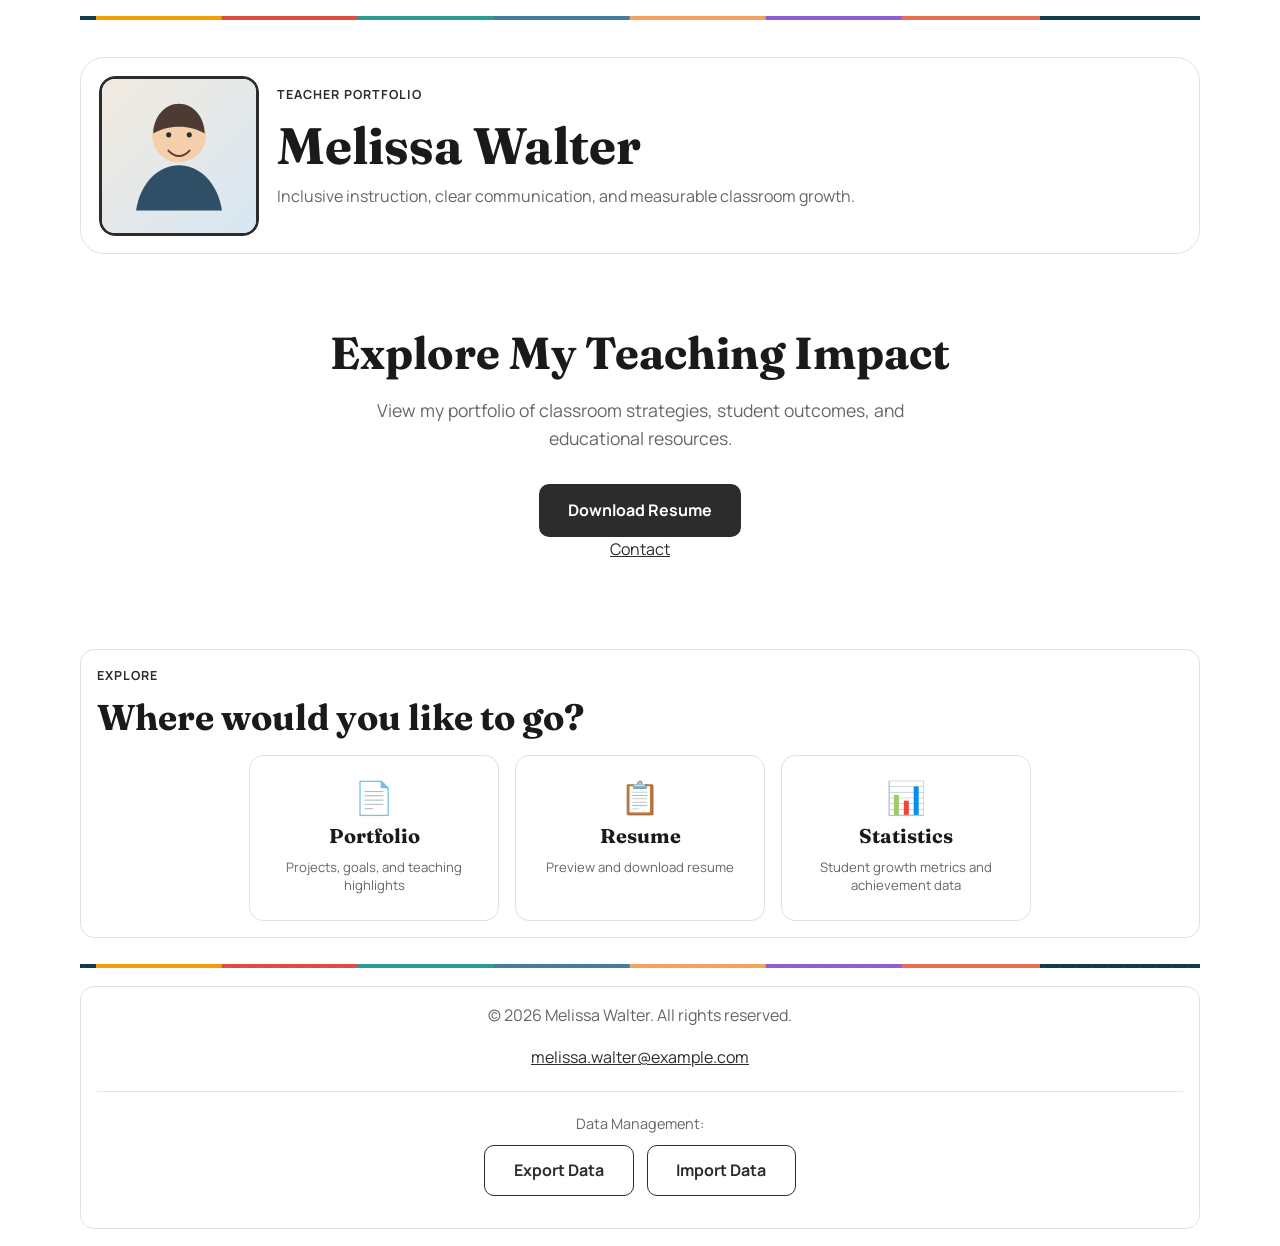
<file: index.html>
<!DOCTYPE html>
<html lang="en">
  <head>
    <meta charset="UTF-8" />
    <meta name="viewport" content="width=device-width, initial-scale=1.0" />
    <meta
      name="description"
      content="Teacher portfolio website for Melissa Walter."
    />
    <title>Melissa Walter | Teacher Portfolio</title>
    <link rel="preconnect" href="https://fonts.googleapis.com" />
    <link rel="preconnect" href="https://fonts.gstatic.com" crossorigin />
    <link
      href="https://fonts.googleapis.com/css2?family=Fraunces:wght@400;600;700&family=Manrope:wght@400;500;700&display=swap"
      rel="stylesheet"
    />
    <link rel="stylesheet" href="css/styles.css" />
  </head>
  <body>
    <header class="site-header" id="top">
      <img
        class="puzzle-strip"
        src="assets/puzzle-banner.svg"
        alt="Colorful puzzle piece banner"
      />
      <div class="header-panel">
        <label class="headshot-wrap" for="headshot-upload" title="Click to upload your headshot">
          <img
            class="headshot"
            id="headshot-img"
            src="assets/profile-photo.svg"
            onerror="this.onerror=null;this.src='assets/headshot-placeholder.svg';"
            alt="Headshot of Melissa Walter"
          />
          <span class="headshot-overlay">Upload Photo</span>
          <input type="file" id="headshot-upload" accept="image/*" hidden />
        </label>
        <div class="header-copy">
          <p class="eyebrow">Teacher Portfolio</p>
          <h1>Melissa Walter</h1>
          <p>
            Inclusive instruction, clear communication, and measurable classroom
            growth.
          </p>
        </div>
      </div>
    </header>

    <main>
      <section class="section hero-section" aria-label="Call to action">
        <h2 class="hero-title">Explore My Teaching Impact</h2>
        <p class="hero-subtitle">View my portfolio of classroom strategies, student outcomes, and educational resources.</p>
        <div class="cta-buttons">
          <a href="resume.html" class="btn btn-primary">Download Resume</a>
        </div>
        <p class="contact-link"><a href="contact.html">Contact</a></p>
      </section>

      <section class="section nav-section" aria-label="Portfolio navigation">
        <p class="eyebrow">Explore</p>
        <h2>Where would you like to go?</h2>
        <nav class="nav-buttons" aria-label="Portfolio pages">
          <a class="nav-btn" href="portfolio.html">
            <span class="nav-btn-icon">📄</span>
            <span class="nav-btn-label">Portfolio</span>
            <span class="nav-btn-desc">Projects, goals, and teaching highlights</span>
          </a>
          <a class="nav-btn" href="#" id="resume-preview-trigger" role="button" aria-controls="resume-preview-modal" aria-haspopup="dialog">
            <span class="nav-btn-icon">📋</span>
            <span class="nav-btn-label">Resume</span>
            <span class="nav-btn-desc">Preview and download resume</span>
          </a>
          <a class="nav-btn" href="statistics.html">
            <span class="nav-btn-icon">📊</span>
            <span class="nav-btn-label">Statistics</span>
            <span class="nav-btn-desc">Student growth metrics and achievement data</span>
          </a>
        </nav>
      </section>
    </main>

    <div id="resume-preview-modal" class="resume-modal" hidden>
      <div class="resume-modal-backdrop" data-close-resume-modal="true"></div>
      <section class="resume-modal-content" role="dialog" aria-modal="true" aria-labelledby="resume-modal-title">
        <h2 id="resume-modal-title">Resume Preview</h2>
        <iframe id="home-resume-preview" class="resume-modal-preview" title="Resume preview"></iframe>
        <p class="resume-modal-question">Download this resume?</p>
        <div class="resume-modal-actions">
          <button id="resume-download-yes" class="btn btn-primary" type="button">Yes</button>
          <button id="resume-download-no" class="btn btn-secondary" type="button">No</button>
        </div>
      </section>
    </div>

    <footer class="site-footer">
      <img
        class="puzzle-strip"
        src="assets/puzzle-banner.svg"
        alt="Colorful puzzle piece banner"
      />
      <div class="footer-inner">
        <p>&copy; <span id="year"></span> Melissa Walter. All rights reserved.</p>
        <p><a href="mailto:melissa.walter@example.com">melissa.walter@example.com</a></p>
        <div class="data-management" style="margin-top: 20px; padding-top: 20px; border-top: 1px solid rgba(0,0,0,0.1); font-size: 0.9em;">
          <p style="margin-bottom: 10px;">Data Management:</p>
          <button id="export-data-btn" class="btn btn-secondary" type="button" style="margin-right: 10px;">Export Data</button>
          <button id="import-data-btn" class="btn btn-secondary" type="button">Import Data</button>
          <input type="file" id="import-data-input" accept=".json" hidden />
          <p id="data-status" style="margin-top: 10px; font-size: 0.85em; color: #666;"></p>
        </div>
      </div>
    </footer>

    <script src="js/main.js"></script>
  </body>
</html>
</file>
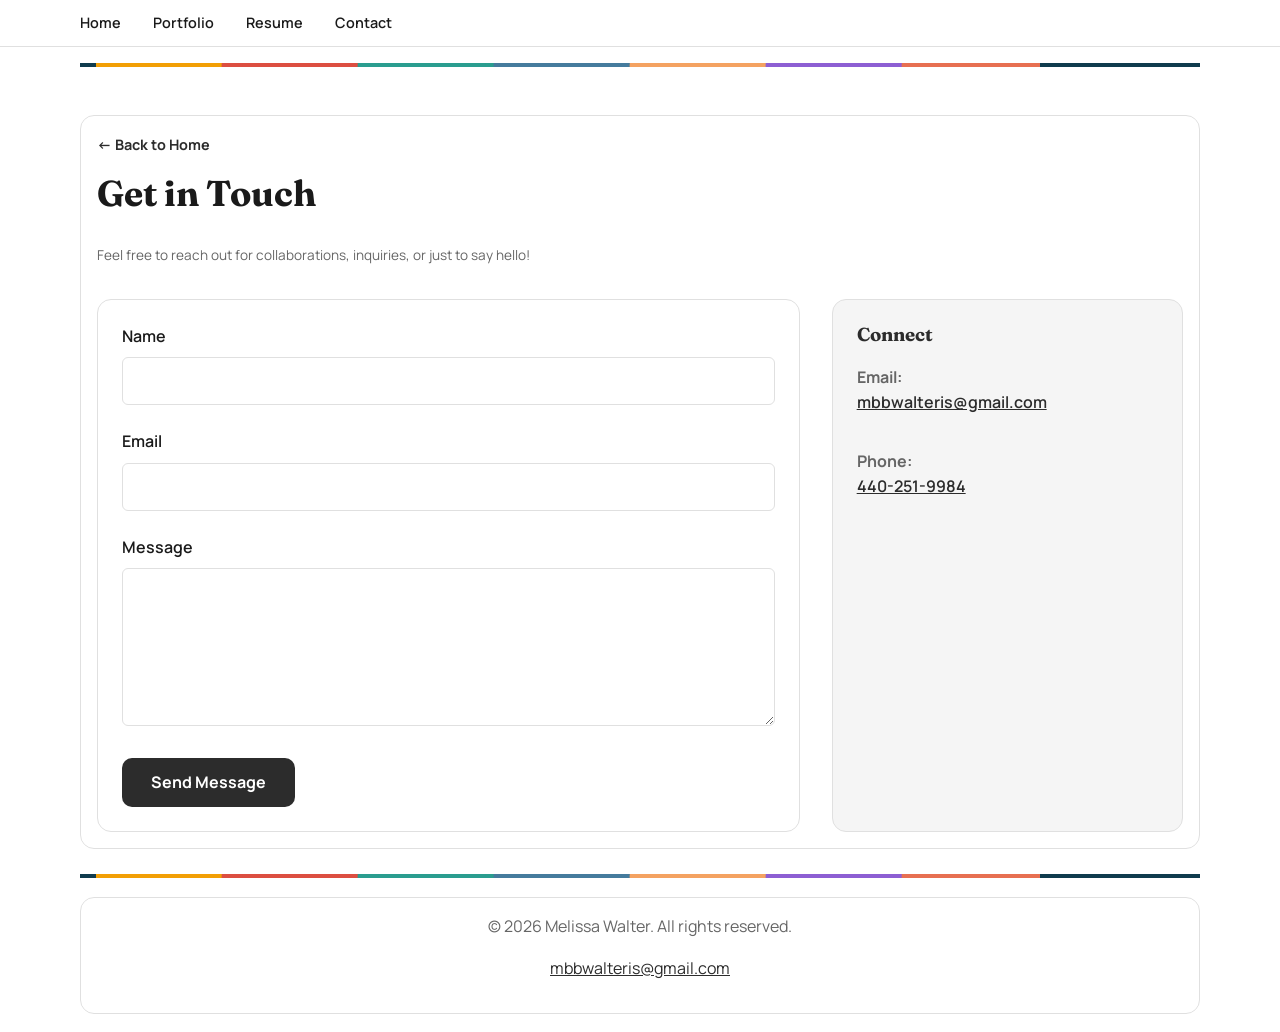
<file: contact.html>
<!DOCTYPE html>
<html lang="en">
  <head>
    <meta charset="UTF-8" />
    <meta name="viewport" content="width=device-width, initial-scale=1.0" />
    <title>Contact | Melissa Walter</title>
    <link rel="preconnect" href="https://fonts.googleapis.com" />
    <link rel="preconnect" href="https://fonts.gstatic.com" crossorigin />
    <link
      href="https://fonts.googleapis.com/css2?family=Fraunces:wght@400;600;700&family=Manrope:wght@400;500;700&display=swap"
      rel="stylesheet"
    />
    <link rel="stylesheet" href="css/styles.css" />
  </head>
  <body>
    <nav class="top-nav">
      <div class="nav-container">
        <div class="nav-brand">Melissa Walter</div>
        <ul class="nav-links">
          <li><a href="index.html">Home</a></li>
          <li><a href="portfolio.html">Portfolio</a></li>
          <li><a href="resume.html">Resume</a></li>
          <li><a href="contact.html">Contact</a></li>
        </ul>
      </div>
    </nav>

    <!-- ===== HEADER ===== -->
    <header class="site-header" id="top">
      <img class="puzzle-strip" src="assets/puzzle-banner.svg" alt="Colorful puzzle piece banner" />
    </header>

    <!-- ===== MAIN ===== -->
    <main>
      <section class="section subpage-section">
        <a class="back-link" href="index.html">&larr; Back to Home</a>
        <h2>Get in Touch</h2>
        <p class="section-hint">Feel free to reach out for collaborations, inquiries, or just to say hello!</p>
        
        <div class="contact-container">
          <div class="contact-form-wrapper">
            <form class="contact-form" id="contactForm">
              <div class="form-group">
                <label for="name">Name</label>
                <input type="text" id="name" name="name" required />
              </div>
              <div class="form-group">
                <label for="email">Email</label>
                <input type="email" id="email" name="email" required />
              </div>
              <div class="form-group">
                <label for="message">Message</label>
                <textarea id="message" name="message" rows="6" required></textarea>
              </div>
              <button type="submit" class="btn btn-primary">Send Message</button>
            </form>
          </div>

          <div class="contact-info">
            <h3>Connect</h3>
            <div class="contact-links">
              <p>
                <strong>Email:</strong><br />
                <a href="mailto:mbbwalteris@gmail.com">mbbwalteris@gmail.com</a>
              </p>
              <p>
                <strong>Phone:</strong><br />
                <a href="tel:4402519984">440-251-9984</a>
              </p>
            </div>
          </div>
        </div>
      </section>
    </main>

    <!-- ===== FOOTER ===== -->
    <footer class="site-footer">
      <img class="puzzle-strip" src="assets/puzzle-banner.svg" alt="Colorful puzzle piece banner" />
      <div class="footer-inner">
        <p>&copy; <span id="year"></span> Melissa Walter. All rights reserved.</p>
        <p><a href="mailto:mbbwalteris@gmail.com">mbbwalteris@gmail.com</a></p>
      </div>
    </footer>

    <script src="js/main.js"></script>
  </body>
</html>
</file>
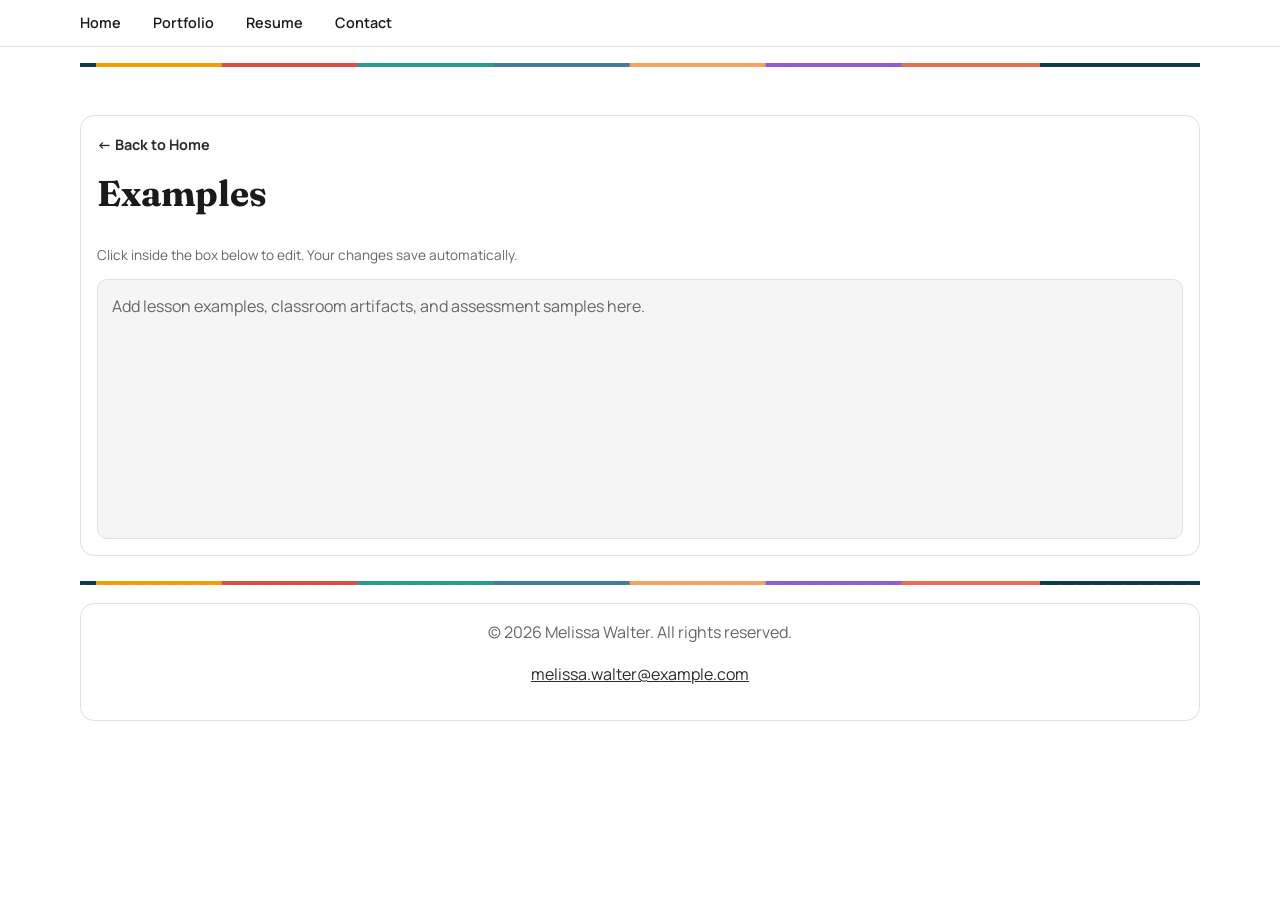
<file: examples.html>
<!DOCTYPE html>
<html lang="en">
  <head>
    <meta charset="UTF-8" />
    <meta name="viewport" content="width=device-width, initial-scale=1.0" />
    <title>Examples | Melissa Walter</title>
    <link rel="preconnect" href="https://fonts.googleapis.com" />
    <link rel="preconnect" href="https://fonts.gstatic.com" crossorigin />
    <link
      href="https://fonts.googleapis.com/css2?family=Fraunces:wght@400;600;700&family=Manrope:wght@400;500;700&display=swap"
      rel="stylesheet"
    />
    <link rel="stylesheet" href="css/styles.css" />
  </head>
  <body>
    <nav class="top-nav">
      <div class="nav-container">
        <div class="nav-brand">Melissa Walter</div>
        <ul class="nav-links">
          <li><a href="index.html">Home</a></li>
          <li><a href="portfolio.html">Portfolio</a></li>
          <li><a href="resume.html">Resume</a></li>
          <li><a href="contact.html">Contact</a></li>
        </ul>
      </div>
    </nav>

    <!-- ===== HEADER ===== -->
    <header class="site-header" id="top">
      <img class="puzzle-strip" src="assets/puzzle-banner.svg" alt="Colorful puzzle piece banner" />
    </header>

    <!-- ===== MAIN ===== -->
    <main>
      <section class="section subpage-section">
        <a class="back-link" href="index.html">&larr; Back to Home</a>
        <h2>Examples</h2>
        <p class="section-hint">Click inside the box below to edit. Your changes save automatically.</p>
        <div class="editable-area" contenteditable="true" data-save-key="examples">
          Add lesson examples, classroom artifacts, and assessment samples here.
        </div>
      </section>
    </main>

    <!-- ===== FOOTER ===== -->
    <footer class="site-footer">
      <img class="puzzle-strip" src="assets/puzzle-banner.svg" alt="Colorful puzzle piece banner" />
      <div class="footer-inner">
        <p>&copy; <span id="year"></span> Melissa Walter. All rights reserved.</p>
        <p><a href="mailto:melissa.walter@example.com">melissa.walter@example.com</a></p>
      </div>
    </footer>

    <script src="js/main.js"></script>
  </body>
</html>
</file>
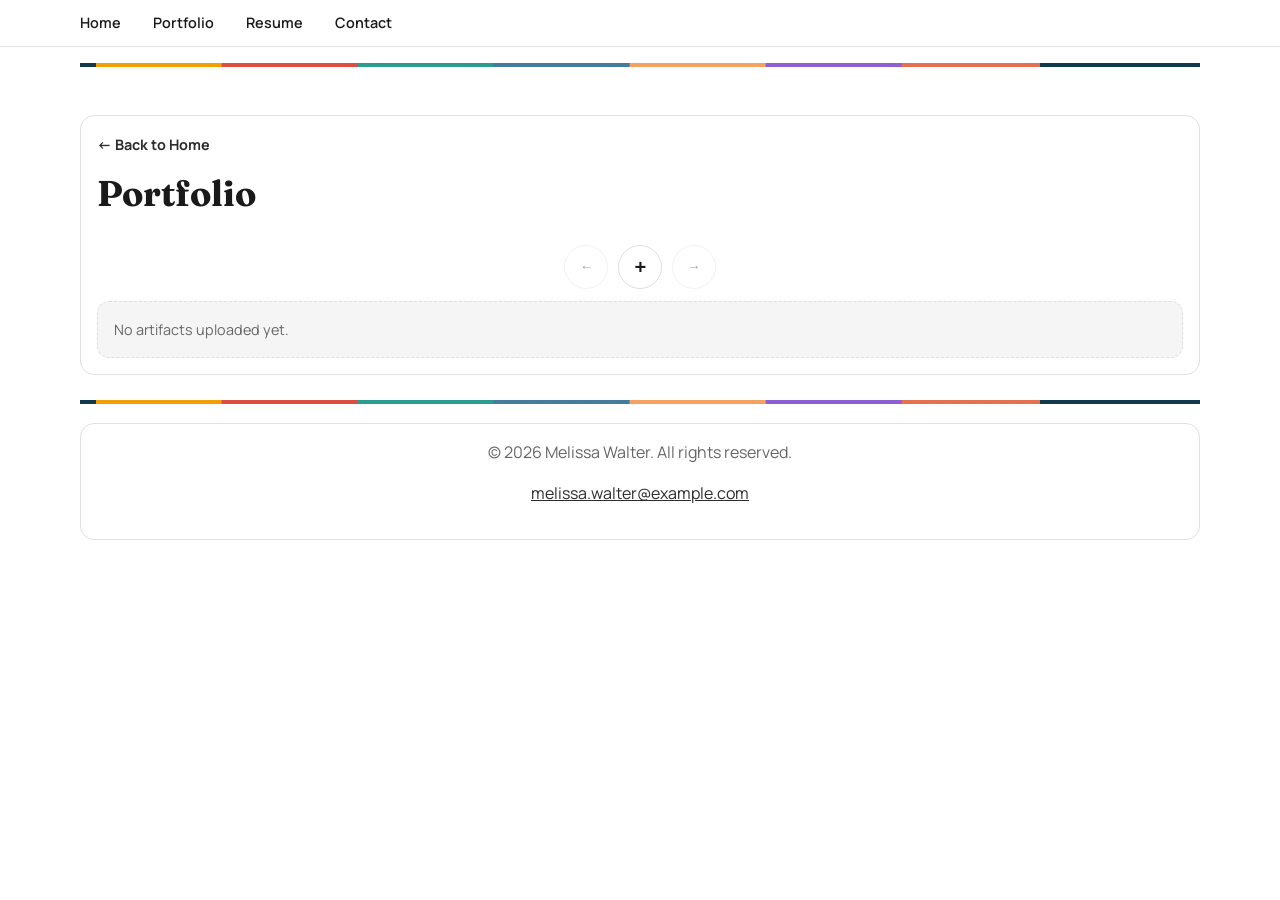
<file: portfolio.html>
<!DOCTYPE html>
<html lang="en">
  <head>
    <meta charset="UTF-8" />
    <meta name="viewport" content="width=device-width, initial-scale=1.0" />
    <title>Portfolio | Melissa Walter</title>
    <link rel="preconnect" href="https://fonts.googleapis.com" />
    <link rel="preconnect" href="https://fonts.gstatic.com" crossorigin />
    <link
      href="https://fonts.googleapis.com/css2?family=Fraunces:wght@400;600;700&family=Manrope:wght@400;500;700&display=swap"
      rel="stylesheet"
    />
    <link rel="stylesheet" href="css/styles.css" />
  </head>
  <body>
    <nav class="top-nav">
      <div class="nav-container">
        <div class="nav-brand">Melissa Walter</div>
        <ul class="nav-links">
          <li><a href="index.html">Home</a></li>
          <li><a href="portfolio.html">Portfolio</a></li>
          <li><a href="resume.html">Resume</a></li>
          <li><a href="contact.html">Contact</a></li>
        </ul>
      </div>
    </nav>

    <!-- ===== HEADER ===== -->
    <header class="site-header" id="top">
      <img class="puzzle-strip" src="assets/puzzle-banner.svg" alt="Colorful puzzle piece banner" />
    </header>

    <!-- ===== MAIN ===== -->
    <main>
      <section class="section subpage-section">
        <a class="back-link" href="index.html">&larr; Back to Home</a>
        <h2>Portfolio</h2>
        <div class="portfolio-upload" aria-label="Portfolio image uploads">
          <input
            id="portfolio-image-upload"
            type="file"
            accept="image/*,application/pdf"
            multiple
            hidden
          />
          <div class="portfolio-carousel-controls" aria-label="Portfolio carousel controls">
            <button id="portfolio-prev" class="portfolio-nav-btn" type="button" aria-label="Previous artifact">&#8592;</button>
            <label class="portfolio-upload-icon" for="portfolio-image-upload" aria-label="Upload artifacts">+</label>
            <button id="portfolio-next" class="portfolio-nav-btn" type="button" aria-label="Next artifact">&#8594;</button>
          </div>
          <div id="portfolio-image-grid" class="portfolio-image-grid" aria-label="Portfolio artifacts"></div>
        </div>
      </section>
    </main>

    <!-- ===== FOOTER ===== -->
    <footer class="site-footer">
      <img class="puzzle-strip" src="assets/puzzle-banner.svg" alt="Colorful puzzle piece banner" />
      <div class="footer-inner">
        <p>&copy; <span id="year"></span> Melissa Walter. All rights reserved.</p>
        <p><a href="mailto:melissa.walter@example.com">melissa.walter@example.com</a></p>
      </div>
    </footer>

    <script src="js/main.js"></script>
  </body>
</html>
</file>
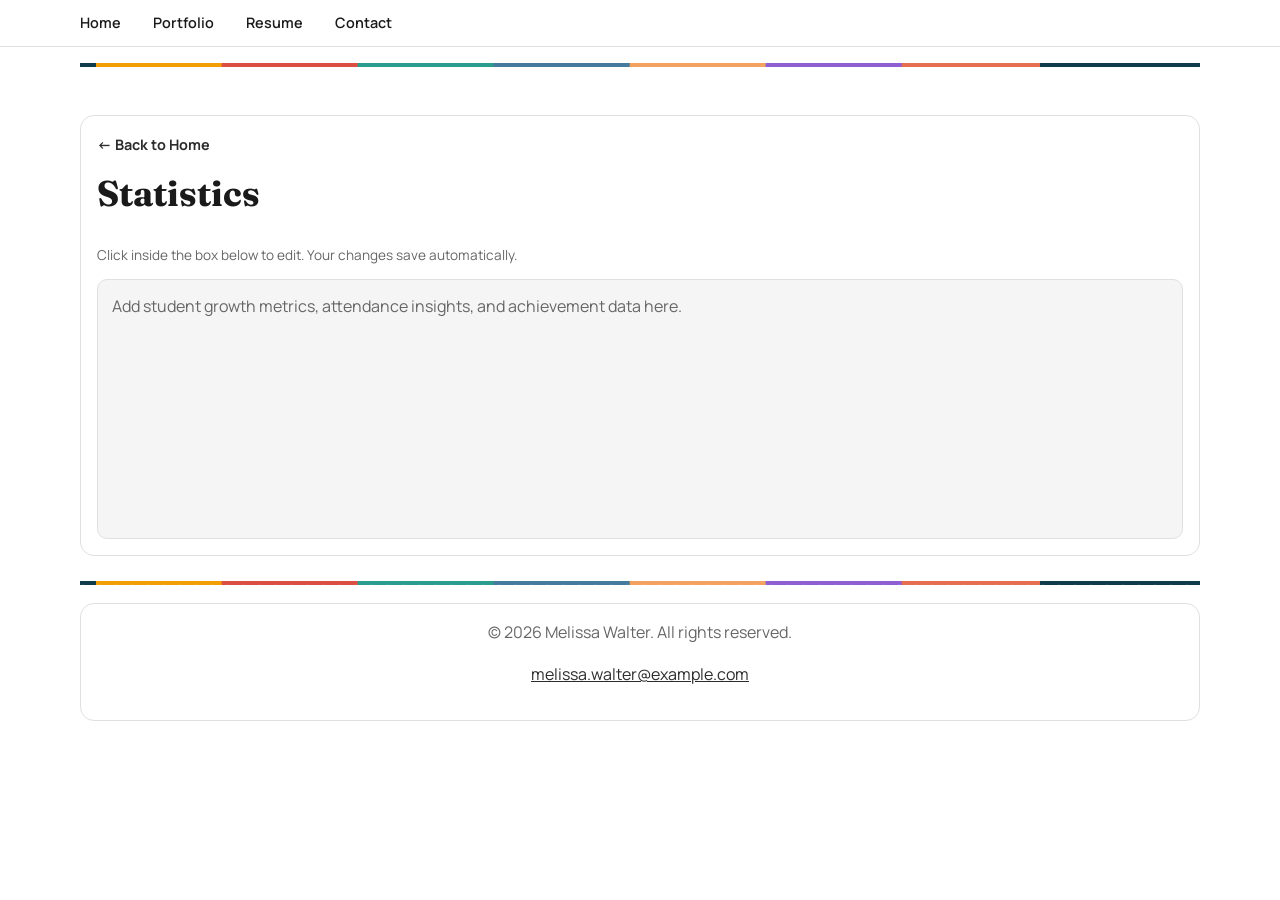
<file: statistics.html>
<!DOCTYPE html>
<html lang="en">
  <head>
    <meta charset="UTF-8" />
    <meta name="viewport" content="width=device-width, initial-scale=1.0" />
    <title>Statistics | Melissa Walter</title>
    <link rel="preconnect" href="https://fonts.googleapis.com" />
    <link rel="preconnect" href="https://fonts.gstatic.com" crossorigin />
    <link
      href="https://fonts.googleapis.com/css2?family=Fraunces:wght@400;600;700&family=Manrope:wght@400;500;700&display=swap"
      rel="stylesheet"
    />
    <link rel="stylesheet" href="css/styles.css" />
  </head>
  <body>
    <nav class="top-nav">
      <div class="nav-container">
        <div class="nav-brand">Melissa Walter</div>
        <ul class="nav-links">
          <li><a href="index.html">Home</a></li>
          <li><a href="portfolio.html">Portfolio</a></li>
          <li><a href="resume.html">Resume</a></li>
          <li><a href="contact.html">Contact</a></li>
        </ul>
      </div>
    </nav>

    <!-- ===== HEADER ===== -->
    <header class="site-header" id="top">
      <img class="puzzle-strip" src="assets/puzzle-banner.svg" alt="Colorful puzzle piece banner" />
    </header>

    <!-- ===== MAIN ===== -->
    <main>
      <section class="section subpage-section">
        <a class="back-link" href="index.html">&larr; Back to Home</a>
        <h2>Statistics</h2>
        <p class="section-hint">Click inside the box below to edit. Your changes save automatically.</p>
        <div class="editable-area" contenteditable="true" data-save-key="statistics">
          Add student growth metrics, attendance insights, and achievement data here.
        </div>
      </section>
    </main>

    <!-- ===== FOOTER ===== -->
    <footer class="site-footer">
      <img class="puzzle-strip" src="assets/puzzle-banner.svg" alt="Colorful puzzle piece banner" />
      <div class="footer-inner">
        <p>&copy; <span id="year"></span> Melissa Walter. All rights reserved.</p>
        <p><a href="mailto:melissa.walter@example.com">melissa.walter@example.com</a></p>
      </div>
    </footer>

    <script src="js/main.js"></script>
  </body>
</html>
</file>
<file: css/styles.css>
:root {
  --bg: #ffffff;
  --bg-accent: #f5f5f5;
  --surface: #ffffff;
  --text: #1a1a1a;
  --text-soft: #666666;
  --line: #e0e0e0;
  --brand: #2c2c2c;
  --brand-strong: #000000;
  --radius-lg: 24px;
  --radius-md: 14px;
  --shadow: 0 4px 12px rgba(0, 0, 0, 0.08);
  --container: min(1120px, calc(100% - 2rem));
}

* {
  box-sizing: border-box;
}

html,
body {
  margin: 0;
  padding: 0;
  scroll-behavior: smooth;
}

body {
  font-family: "Manrope", sans-serif;
  line-height: 1.6;
  color: var(--text);
  background: var(--bg);
  overflow-x: hidden;
}

h1,
h2,
h3 {
  font-family: "Fraunces", serif;
  line-height: 1.2;
  margin-top: 0;
}

h1 {
  font-size: clamp(2rem, 4vw, 3.4rem);
}

h2 {
  font-size: clamp(1.5rem, 2.8vw, 2.4rem);
}

p {
  margin: 0 0 1rem;
  color: var(--text-soft);
}

a {
  color: var(--brand);
}

.site-header,
.section {
  width: var(--container);
  margin-inline: auto;
}

.site-header {
  margin-top: 1rem;
  margin-bottom: 1.5rem;
}

.puzzle-strip {
  width: 100%;
  height: 4px;
  object-fit: cover;
  border-radius: 0;
  border: none;
  box-shadow: none;
  background: var(--brand);
  margin-bottom: 1rem;
}

.header-panel {
  margin-top: 0.85rem;
  display: grid;
  grid-template-columns: 160px 1fr;
  gap: 1.15rem;
  align-items: center;
  background: var(--surface);
  border: 1px solid var(--line);
  border-radius: var(--radius-lg);
  box-shadow: none;
  padding: 1.1rem;
}

.headshot-wrap {
  position: relative;
  display: block;
  width: 160px;
  height: 160px;
  border-radius: 16px;
  overflow: hidden;
  cursor: pointer;
  flex-shrink: 0;
}

.headshot {
  width: 160px;
  height: 160px;
  object-fit: cover;
  border-radius: 16px;
  border: 3px solid var(--brand);
  display: block;
  transition: transform 200ms ease;
}

.headshot-wrap:hover .headshot {
  transform: scale(1.05);
}

.headshot-overlay {
  position: absolute;
  inset: 0;
  background: rgba(18, 95, 121, 0.72);
  color: #fff;
  font-size: 0.8rem;
  font-weight: 700;
  display: flex;
  align-items: center;
  justify-content: center;
  opacity: 0;
  transition: opacity 180ms ease;
  border-radius: 16px;
}

.headshot-wrap:hover .headshot-overlay,
.headshot-wrap:focus-within .headshot-overlay {
  opacity: 1;
}

.header-copy h1 {
  margin-bottom: 0.5rem;
}

.eyebrow {
  text-transform: uppercase;
  letter-spacing: 0.08em;
  font-size: 0.78rem;
  font-weight: 700;
  color: var(--brand);
  margin-bottom: 0.6rem;
}

.section {
  margin-bottom: 1.4rem;
}

.nav-section,
.subpage-section,
.footer-inner {
  background: var(--surface);
  border: 1px solid var(--line);
  border-radius: var(--radius-md);
  box-shadow: none;
  padding: 1rem;
}

/* ===== Nav buttons (home page) ===== */
.nav-section h2 {
  margin-bottom: 1rem;
}

.nav-buttons {
  display: grid;
  grid-template-columns: repeat(auto-fit, minmax(210px, 250px));
  justify-content: center;
  gap: 1rem;
}

.nav-btn {
  display: flex;
  flex-direction: column;
  align-items: center;
  gap: 0.4rem;
  text-align: center;
  text-decoration: none;
  background: var(--surface);
  border: 1px solid var(--line);
  border-radius: var(--radius-md);
  padding: 1.6rem 1rem;
  box-shadow: none;
  transition: border-color 200ms ease, transform 200ms ease, background-color 200ms ease;
}

.nav-btn:hover {
  border-color: var(--brand);
  background: var(--bg-accent);
  transform: translateY(-2px);
  box-shadow: 0 4px 12px rgba(0, 0, 0, 0.08);
}

.nav-btn-icon {
  font-size: 2rem;
  line-height: 1;
}

.nav-btn-label {
  font-family: "Fraunces", serif;
  font-size: 1.25rem;
  font-weight: 700;
  color: var(--text);
}

.nav-btn-desc {
  font-size: 0.82rem;
  color: var(--text-soft);
  line-height: 1.4;
}

/* ===== Sub-page content ===== */
.back-link {
  display: inline-block;
  margin-bottom: 1rem;
  font-weight: 700;
  font-size: 0.9rem;
  color: var(--brand);
  text-decoration: none;
}

.back-link:hover {
  text-decoration: underline;
}

.section-hint {
  font-size: 0.85rem;
  color: var(--text-soft);
  margin-bottom: 0.75rem;
}

.editable-area {
  min-height: 260px;
  border: 1px solid var(--line);
  border-radius: 10px;
  padding: 0.9rem;
  background: var(--bg-accent);
  color: var(--text-soft);
  outline: none;
}

.editable-area:focus {
  border-color: var(--brand);
  box-shadow: 0 0 0 1px rgba(44, 44, 44, 0.1);
}

.contact-panel {
  display: grid;
  grid-template-columns: 2fr 1fr;
  gap: 1rem;
  align-items: center;
}

.contact-links {
  display: grid;
  gap: 0.55rem;
}

.portfolio-upload {
  margin-top: 0.6rem;
}

.portfolio-carousel-controls {
  display: flex;
  align-items: center;
  justify-content: center;
  gap: 0.6rem;
  margin-bottom: 0.75rem;
}

.portfolio-nav-btn {
  border: 1px solid var(--line);
  border-radius: 999px;
  background: #fff;
  color: var(--text);
  font-weight: 700;
  width: 44px;
  height: 44px;
  cursor: pointer;
}

.portfolio-nav-btn:disabled {
  opacity: 0.4;
  cursor: not-allowed;
}

.portfolio-upload-icon {
  width: 44px;
  height: 44px;
  border: 1px solid var(--line);
  border-radius: 999px;
  background: #fff;
  color: var(--text);
  font-size: 1.4rem;
  font-weight: 700;
  line-height: 1;
  display: inline-flex;
  align-items: center;
  justify-content: center;
  cursor: pointer;
}

.portfolio-image-grid {
  display: block;
}

.portfolio-image-card {
  position: relative;
  border: 1px solid var(--line);
  border-radius: 12px;
  overflow: hidden;
  background: var(--bg-accent);
  display: grid;
}

.portfolio-image-card img {
  width: 100%;
  height: clamp(320px, 70vh, 820px);
  object-fit: cover;
  display: block;
}

.portfolio-file-card {
  min-height: clamp(320px, 70vh, 820px);
  padding: 1rem;
  display: grid;
  gap: 0.5rem;
  align-content: start;
  justify-items: start;
}

.portfolio-pdf-preview {
  width: 100%;
  height: clamp(260px, 62vh, 740px);
  border: 1px solid var(--line);
  border-radius: 10px;
  background: #fff;
}

.portfolio-file-badge {
  display: inline-block;
  font-size: 0.72rem;
  font-weight: 700;
  letter-spacing: 0.04em;
  text-transform: uppercase;
  padding: 0.2rem 0.45rem;
  border-radius: 999px;
  border: 1px solid var(--line);
  background: #fff;
}

.portfolio-file-name {
  margin: 0;
  font-size: 0.92rem;
  line-height: 1.4;
  color: var(--text);
  word-break: break-word;
}

.portfolio-file-link {
  font-size: 0.85rem;
  font-weight: 700;
}

.portfolio-image-remove {
  position: absolute;
  top: 0.45rem;
  right: 0.45rem;
  border: 1px solid var(--line);
  background: #fff;
  color: var(--text);
  border-radius: 999px;
  width: 28px;
  height: 28px;
  font-weight: 700;
  cursor: pointer;
}

.portfolio-card-meta {
  display: none;
}

.portfolio-item-title,
.portfolio-item-note {
  width: 100%;
  border: 1px solid var(--line);
  border-radius: 8px;
  padding: 0.45rem 0.55rem;
  font-family: "Manrope", sans-serif;
  font-size: 0.84rem;
  color: var(--text);
  background: var(--bg);
}

.portfolio-item-title:focus,
.portfolio-item-note:focus {
  outline: none;
  border-color: var(--brand);
}

.portfolio-item-note {
  min-height: 62px;
  resize: vertical;
}

.portfolio-image-empty {
  margin: 0;
  color: var(--text-soft);
  font-size: 0.9rem;
  border: 1px dashed var(--line);
  border-radius: 12px;
  padding: 1rem;
  background: var(--bg-accent);
}

.site-footer {
  width: var(--container);
  margin: 0 auto 1.1rem;
}

.site-footer .puzzle-strip {
  margin-bottom: 0.7rem;
}

.footer-inner {
  text-align: center;
}

/* ===== TOP NAVIGATION ===== */
.top-nav {
  display: block;
  border-bottom: 1px solid var(--line);
  background: var(--surface);
}

.nav-container {
  width: var(--container);
  margin-inline: auto;
  display: flex;
  justify-content: space-between;
  align-items: center;
  padding: 0.65rem 0;
}

.nav-brand {
  display: none;
}

.nav-links {
  display: flex;
  list-style: none;
  gap: 2rem;
  margin: 0;
  padding: 0;
}

.nav-links a {
  font-weight: 600;
  font-size: 0.9rem;
  color: var(--text);
  text-decoration: none;
  transition: color 200ms ease;
}

.nav-links a:hover {
  color: var(--brand);
}

/* ===== HERO SECTION ===== */
.hero-section {
  text-align: center;
  padding: 3rem 2rem !important;
  background: var(--bg);
  border: none !important;
  box-shadow: none !important;
  margin-top: 0;
}

.hero-title {
  font-size: clamp(1.8rem, 3.5vw, 2.8rem);
  margin-bottom: 1rem;
  color: var(--text);
}

.hero-subtitle {
  font-size: 1.1rem;
  color: var(--text-soft);
  max-width: 600px;
  margin: 0 auto 2rem;
  line-height: 1.6;
}

.cta-buttons {
  display: flex;
  gap: 1rem;
  justify-content: center;
  flex-wrap: wrap;
}

/* ===== BUTTONS ===== */
.btn {
  display: inline-block;
  padding: 0.85rem 1.8rem;
  font-size: 1rem;
  font-weight: 700;
  text-decoration: none;
  border-radius: 10px;
  border: none;
  cursor: pointer;
  transition: all 250ms ease;
  font-family: "Manrope", sans-serif;
}

.btn-primary {
  background: var(--brand);
  color: #fff;
}

.btn-primary:hover {
  background: var(--brand-strong);
  transform: translateY(-2px);
  box-shadow: 0 4px 12px rgba(0, 0, 0, 0.15);
}

.btn-secondary {
  background: transparent;
  color: var(--brand);
  border: 1px solid var(--brand);
}

.btn-secondary:hover {
  background: var(--brand);
  color: #fff;
  transform: translateY(-2px);
  box-shadow: 0 4px 12px rgba(0, 0, 0, 0.1);
}

/* ===== CONTACT FORM ===== */
.contact-container {
  display: grid;
  grid-template-columns: 2fr 1fr;
  gap: 2rem;
  margin-top: 2rem;
}

.contact-form-wrapper {
  background: var(--surface);
  border: 1px solid var(--line);
  border-radius: var(--radius-md);
  padding: 1.5rem;
}

.form-group {
  margin-bottom: 1.5rem;
}

.form-group label {
  display: block;
  font-weight: 600;
  margin-bottom: 0.5rem;
  color: var(--text);
}

.form-group input,
.form-group textarea {
  width: 100%;
  padding: 0.75rem;
  border: 1px solid var(--line);
  border-radius: 6px;
  font-family: inherit;
  font-size: 1rem;
  transition: border-color 200ms ease;
}

.form-group input:focus,
.form-group textarea:focus {
  outline: none;
  border-color: var(--brand);
  box-shadow: 0 0 0 1px rgba(44, 44, 44, 0.1);
}

.contact-info {
  background: var(--bg-accent);
  border-radius: var(--radius-md);
  padding: 1.5rem;
  border: 1px solid var(--line);
}

.contact-info h3 {
  margin-top: 0;
  color: var(--brand);
}

.contact-info p {
  margin-bottom: 1.5rem;
}

.contact-info a {
  font-weight: 600;
}

.resume-modal {
  position: fixed;
  inset: 0;
  z-index: 30;
}

.resume-modal-backdrop {
  position: absolute;
  inset: 0;
  background: rgba(0, 0, 0, 0.5);
}

.resume-modal-content {
  position: relative;
  width: min(980px, calc(100% - 2rem));
  margin: 2rem auto;
  background: #fff;
  border: 1px solid var(--line);
  border-radius: 12px;
  padding: 1rem;
  box-shadow: 0 18px 40px rgba(0, 0, 0, 0.22);
  max-height: calc(100dvh - 4rem);
  overflow: auto;
}

.resume-modal-preview {
  width: 100%;
  height: clamp(280px, 62vh, 760px);
  border: 1px solid var(--line);
  border-radius: 10px;
  background: #fff;
}

.resume-modal-question {
  margin: 0.7rem 0 0.35rem;
  color: var(--text);
}

.resume-modal-actions {
  display: flex;
  gap: 0.7rem;
}

.resume-preview-panel {
  margin-top: 0.75rem;
  border: 1px solid var(--line);
  border-radius: 12px;
  background: var(--bg-accent);
  padding: 0.9rem;
}

.resume-actions {
  display: flex;
  gap: 0.75rem;
  flex-wrap: wrap;
  margin-bottom: 0.6rem;
}

.resume-preview {
  width: 100%;
  height: clamp(360px, 72vh, 980px);
  border: 1px solid var(--line);
  border-radius: 10px;
  background: #fff;
}

@media (max-width: 900px) {
  .header-panel {
    grid-template-columns: 1fr;
    margin-bottom: 1.5rem;
  }

  .contact-link {
    margin: 0;
    text-align: center;
    font-size: 1rem;
  }

  .contact-link a {
    font-weight: 600;
    text-decoration: none;
    transition: opacity 200ms ease;
  }

  .contact-link a:hover {
    opacity: 0.7;
  }

  .headshot {
    width: 140px;
    height: 140px;
  }

  .headshot-wrap {
    width: 140px;
    height: 140px;
  }

  .nav-buttons {
    grid-template-columns: repeat(auto-fit, minmax(180px, 1fr));
  }

  .editable-area {
    min-height: 230px;
  }

  .cta-buttons {
    flex-direction: column;
    align-items: center;
  }

  .resume-actions {
    flex-direction: column;
  }

  .resume-modal-content {
    margin: 1rem auto;
    max-height: calc(100dvh - 2rem);
  }

  .resume-modal-actions {
    flex-direction: column;
  }

  .portfolio-image-card img {
    height: clamp(260px, 60vh, 620px);
  }

  .portfolio-file-card {
    min-height: clamp(260px, 60vh, 620px);
  }

  .portfolio-pdf-preview {
    height: clamp(220px, 50vh, 520px);
  }

  .btn {
    width: 100%;
    max-width: 300px;
  }

  .nav-links {
    gap: 1rem;
  }
}

@media (max-width: 540px) {
  :root {
    --container: min(1120px, calc(100% - 1rem));
  }

  .nav-buttons {
    grid-template-columns: 1fr;
  }

  .nav-container {
    flex-direction: row;
    align-items: flex-start;
    gap: 1rem;
    padding-top: 0.6rem;
    padding-bottom: 0.6rem;
  }

  .nav-links {
    flex-direction: column;
    gap: 0.5rem;
    align-items: flex-end;
  }

  .contact-container {
    grid-template-columns: 1fr;
  }

  .hero-section {
    padding: 2rem 1rem !important;
  }

  .portfolio-carousel-controls {
    gap: 0.45rem;
  }

  .portfolio-nav-btn,
  .portfolio-upload-icon {
    width: 40px;
    height: 40px;
  }

  .resume-modal-preview,
  .resume-preview {
    height: clamp(240px, 52vh, 520px);
  }
}

@media (prefers-reduced-motion: no-preference) {
  .nav-section,
  .subpage-section,
  .header-panel,
  .footer-inner {
    animation: rise-in 500ms ease both;
  }
}

@keyframes rise-in {
  from {
    opacity: 0;
    transform: translateY(12px);
  }
  to {
    opacity: 1;
    transform: translateY(0);
  }
}
</file>
